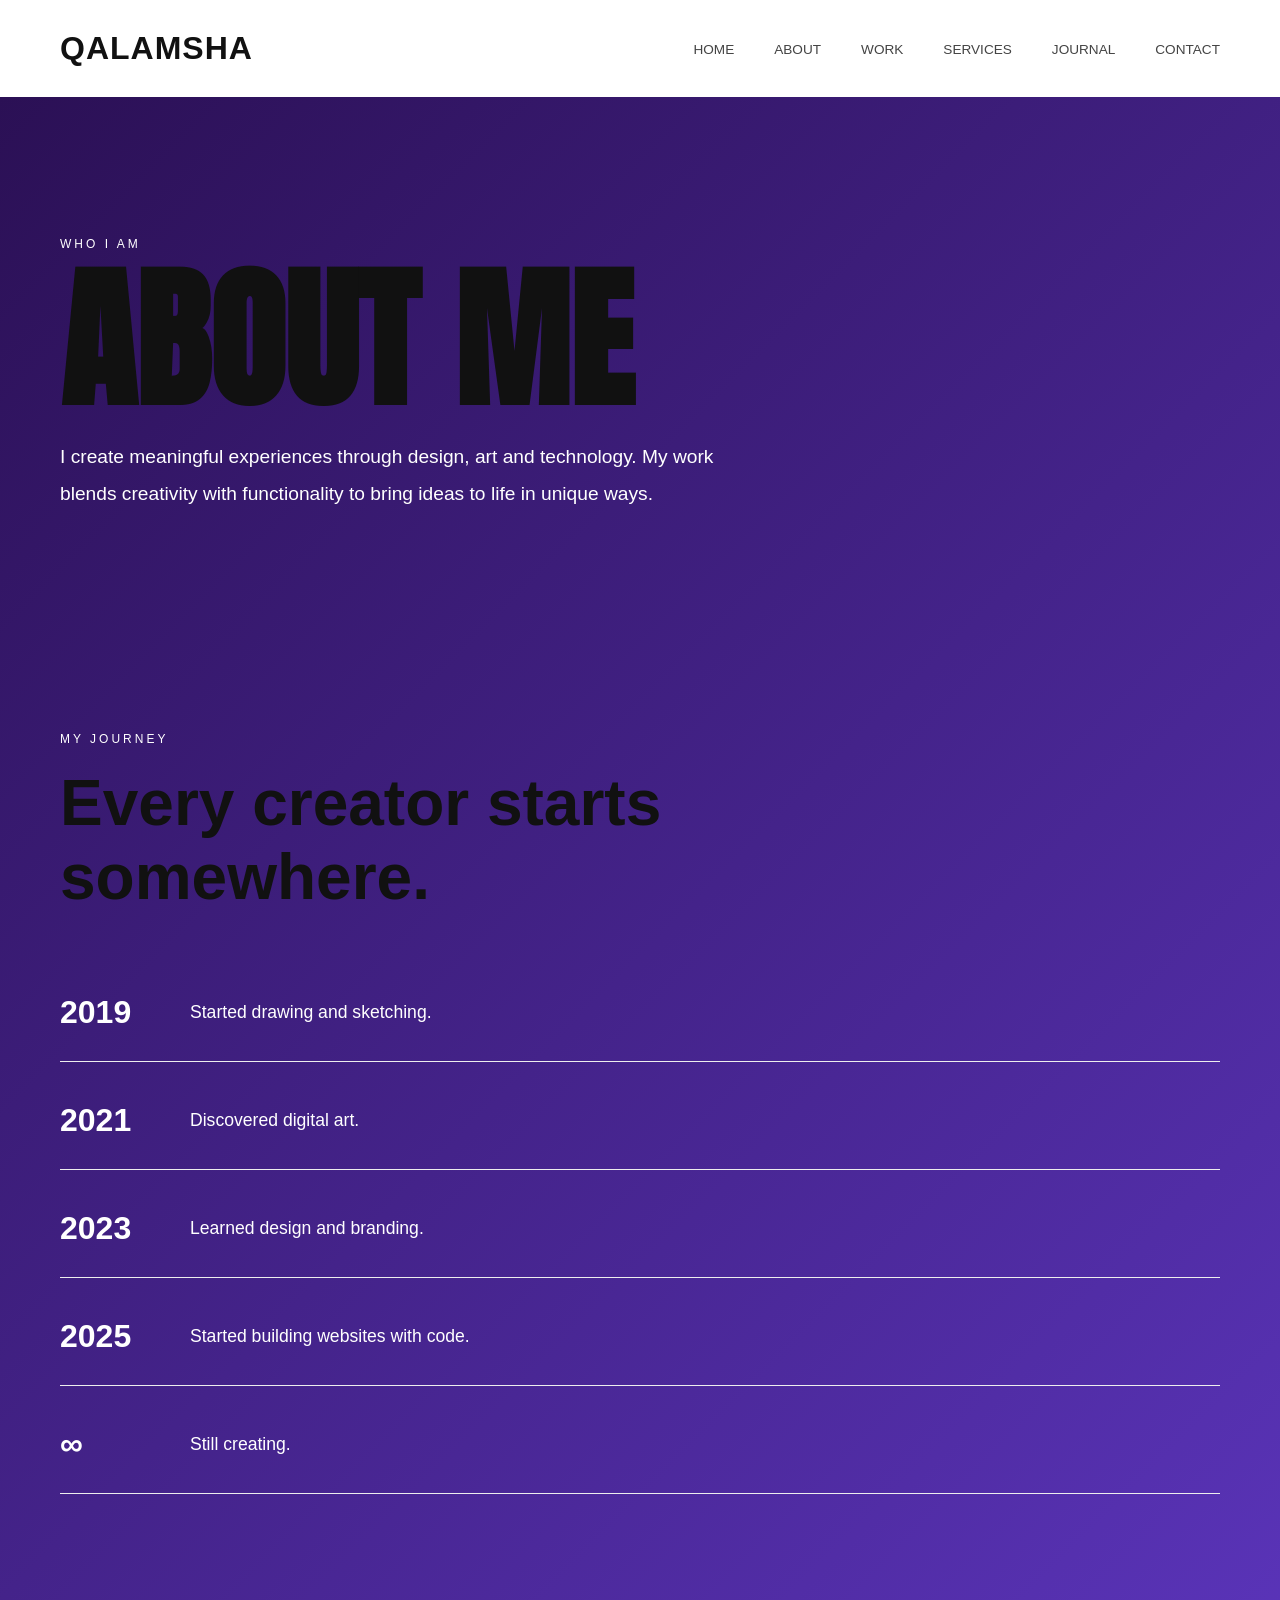
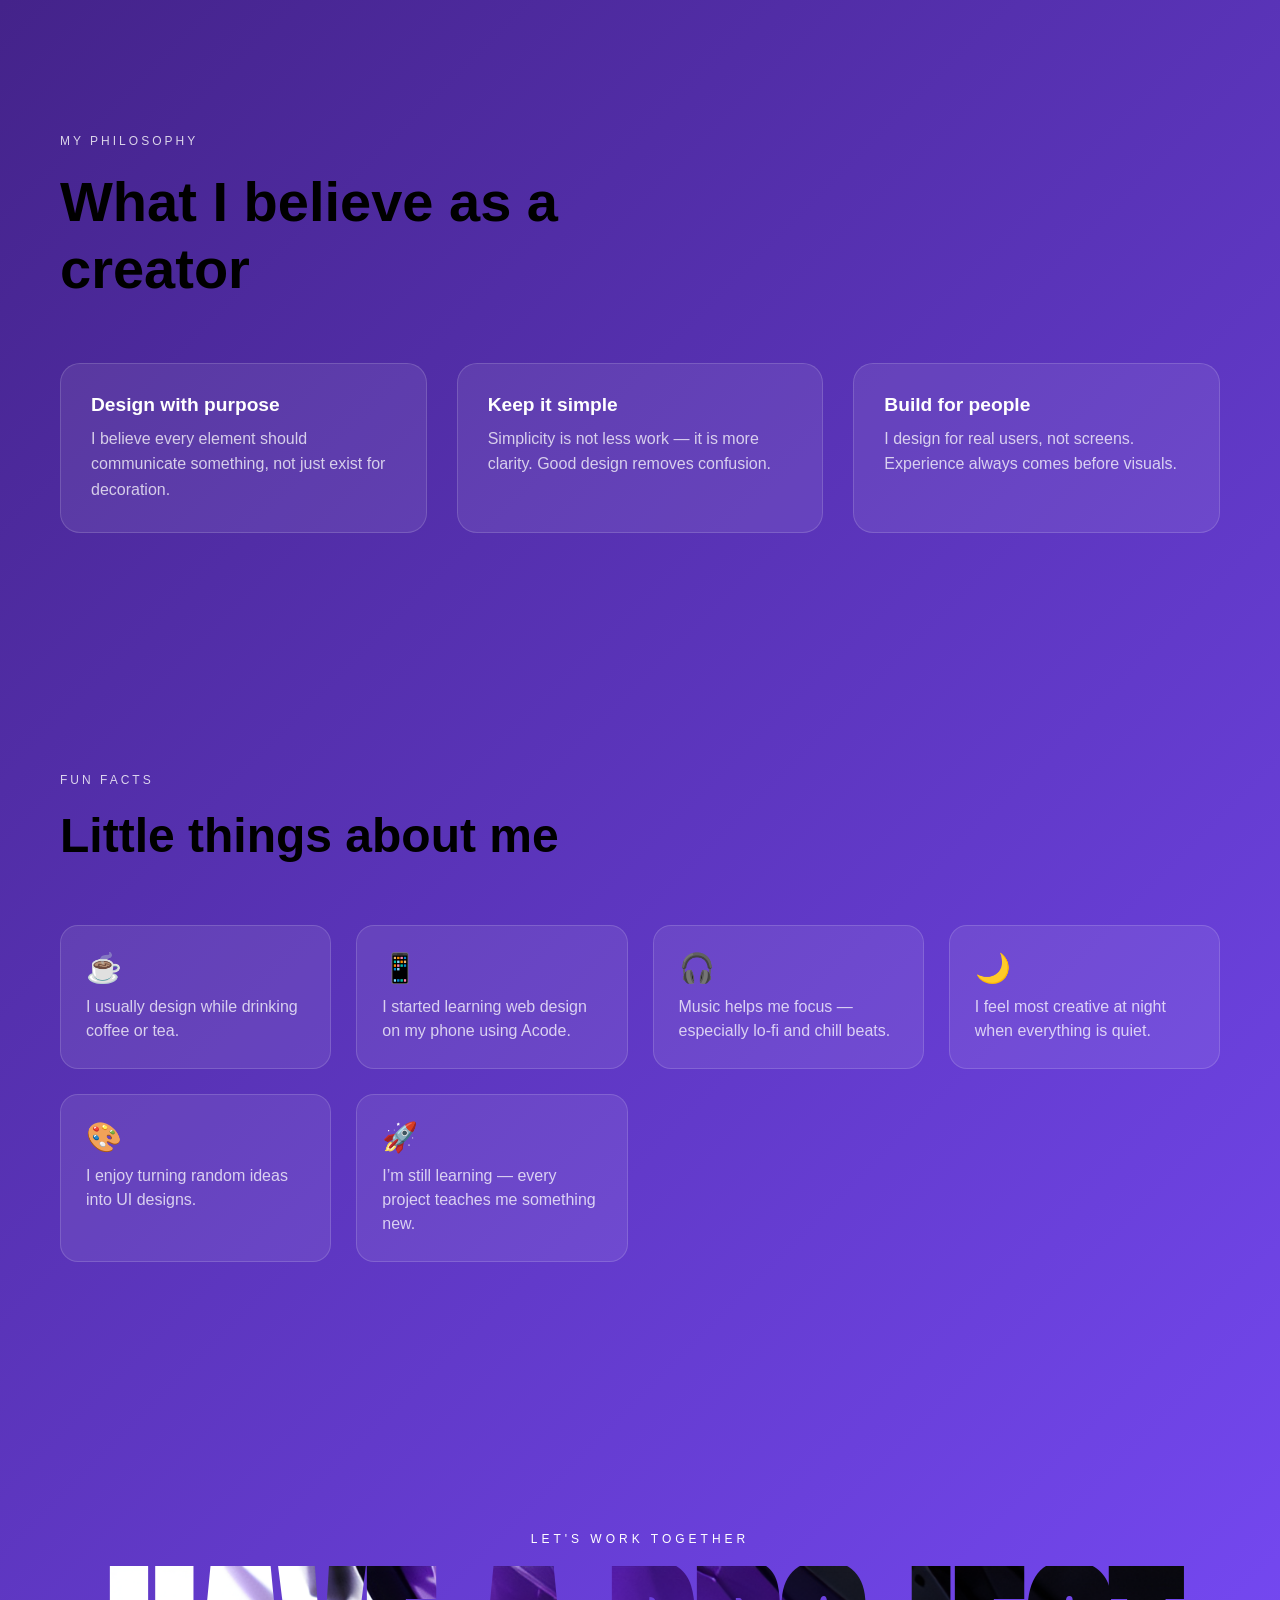
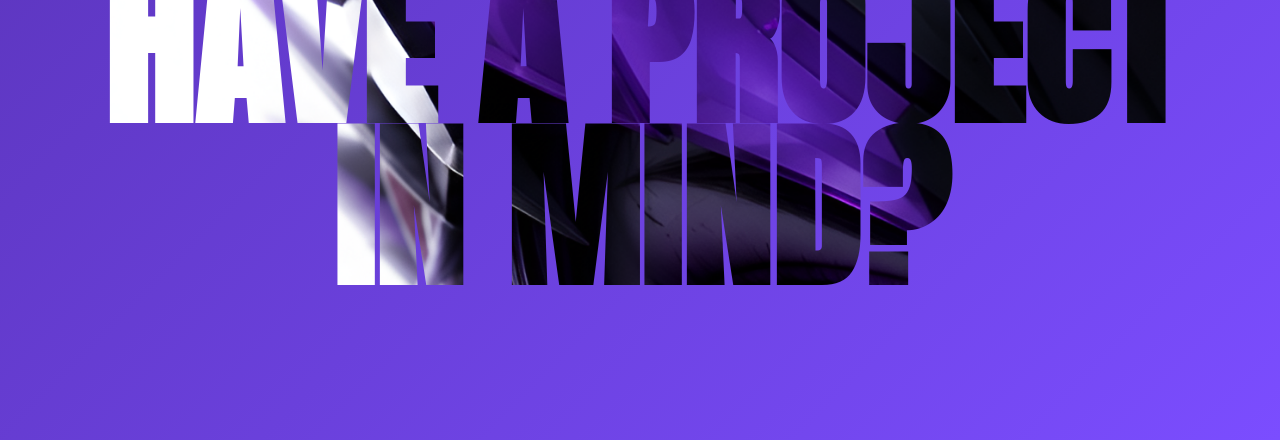
<file: about.html>
<!DOCTYPE html>
<html lang="en">

<head>

    <meta charset="UTF-8">

    <meta name="viewport" content="width=device-width, initial-scale=1.0">

    <title>About | Qalamsha</title>

    <link rel="stylesheet" href="style.css">
    
    <!-- Browser UI theme color -->
<meta name="theme-color" content="#7b4dff">

<!-- Android Chrome additional support -->
<meta name="msapplication-navbutton-color" content="#7b4dff">

<!-- iOS Safari status bar behavior -->
<meta name="apple-mobile-web-app-status-bar-style" content="black-translucent">

</head>

<body>
  
   <header class="navbar">

    <div class="logo">
        QALAMSHA
    </div>

    <nav>
        <ul class="nav-links">
            <li><a href="index.html">HOME</a></li>
            <li><a href="about.html">ABOUT</a></li>
            <li><a href="work.html">WORK</a></li>
            <li><a href="services.html">SERVICES</a></li>
            <li><a href="journal.html">JOURNAL</a></li>
            <li><a href="contact.html">CONTACT</a></li>
        </ul>
    </nav>

</header>
  
  <div class="about-background">

    <section class="about-hero">

    <p class="about-tag">
        WHO I AM
    </p>

    <h1 class="about-title">
        ABOUT ME
    </h1>

    <p class="about-description">

        I create meaningful experiences through
        design, art and technology. My work blends
        creativity with functionality to bring ideas
        to life in unique ways.

    </p>

</section>

<section class="story-section">

    <p class="story-tag">
        MY JOURNEY
    </p>

    <h2 class="story-title">
        Every creator starts somewhere.
    </h2>

    <div class="timeline">

        <div class="timeline-item">
            <span>2019</span>
            <p>Started drawing and sketching.</p>
        </div>

        <div class="timeline-item">
            <span>2021</span>
            <p>Discovered digital art.</p>
        </div>

        <div class="timeline-item">
            <span>2023</span>
            <p>Learned design and branding.</p>
        </div>

        <div class="timeline-item">
            <span>2025</span>
            <p>Started building websites with code.</p>
        </div>

        <div class="timeline-item">
            <span>∞</span>
            <p>Still creating.</p>
        </div>

    </div>

</section>

<section class="philosophy-section">

    <p class="philosophy-tag">MY PHILOSOPHY</p>

    <h2 class="philosophy-title">
        What I believe as a creator
    </h2>

    <div class="philosophy-grid">

        <div class="philosophy-card">
            <h3>Design with purpose</h3>
            <p>I believe every element should communicate something, not just exist for decoration.</p>
        </div>

        <div class="philosophy-card">
            <h3>Keep it simple</h3>
            <p>Simplicity is not less work — it is more clarity. Good design removes confusion.</p>
        </div>

        <div class="philosophy-card">
            <h3>Build for people</h3>
            <p>I design for real users, not screens. Experience always comes before visuals.</p>
        </div>

    </div>

</section>

<section class="fun-facts-section">

    <p class="fun-facts-tag">FUN FACTS</p>

    <h2 class="fun-facts-title">
        Little things about me
    </h2>

    <div class="fun-facts-grid">

        <div class="fun-fact-card">
            <span>☕</span>
            <p>I usually design while drinking coffee or tea.</p>
        </div>

        <div class="fun-fact-card">
            <span>📱</span>
            <p>I started learning web design on my phone using Acode.</p>
        </div>

        <div class="fun-fact-card">
            <span>🎧</span>
            <p>Music helps me focus — especially lo-fi and chill beats.</p>
        </div>

        <div class="fun-fact-card">
            <span>🌙</span>
            <p>I feel most creative at night when everything is quiet.</p>
        </div>

        <div class="fun-fact-card">
            <span>🎨</span>
            <p>I enjoy turning random ideas into UI designs.</p>
        </div>

        <div class="fun-fact-card">
            <span>🚀</span>
            <p>I’m still learning — every project teaches me something new.</p>
        </div>

    </div>

</section>

<section class="project-cta">

    <p class="cta-tag">LET'S WORK TOGETHER</p>

    <a href="contact.html" class="cta-link">

        <h2 class="cta-title">
            HAVE A PROJECT IN MIND?
        </h2>

    </a>

</section>

</div>

</body>
</html>
</file>
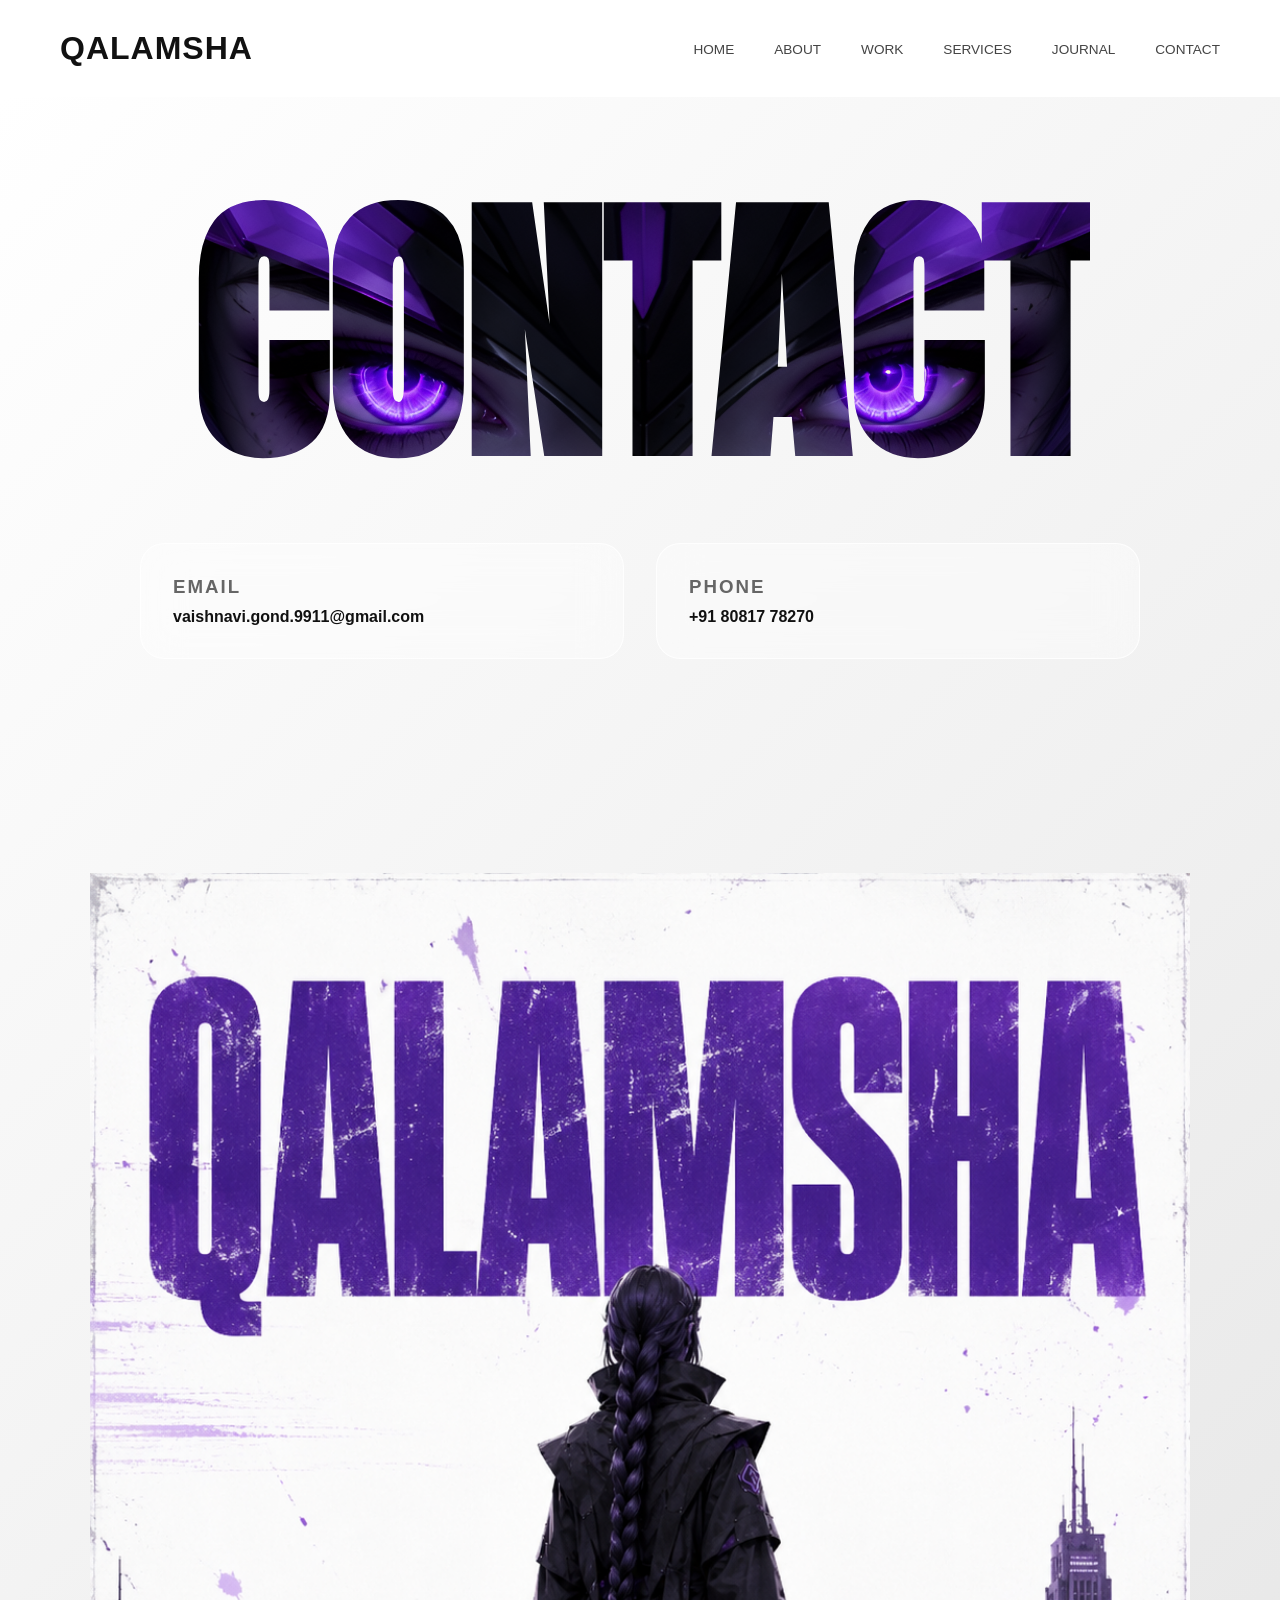
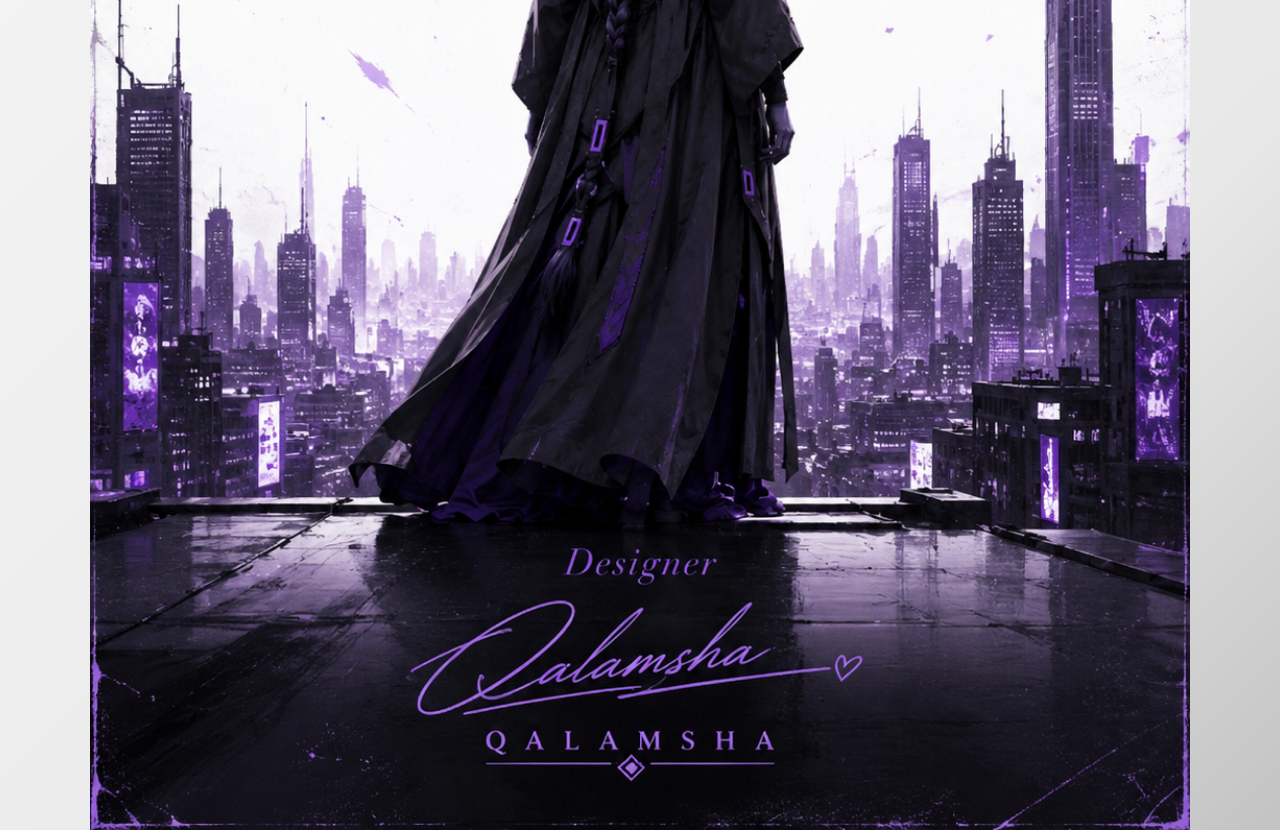
<file: contact.html>
<!DOCTYPE html>
<html lang="en">

<head>

    <meta charset="UTF-8">

    <meta name="viewport" content="width=device-width, initial-scale=1.0">

    <title>Contact | Qalamsha</title>

    <link rel="stylesheet" href="style.css">
    
    <!-- Browser UI theme color -->
<meta name="theme-color" content="#7b4dff">

<!-- Android Chrome additional support -->
<meta name="msapplication-navbutton-color" content="#7b4dff">

<!-- iOS Safari status bar behavior -->
<meta name="apple-mobile-web-app-status-bar-style" content="black-translucent">

</head>

<body>

<header class="navbar">

    <div class="logo">
        QALAMSHA
    </div>

    <nav>
        <ul class="nav-links">
            <li><a href="index.html">HOME</a></li>
            <li><a href="about.html">ABOUT</a></li>
            <li><a href="work.html">WORK</a></li>
            <li><a href="services.html">SERVICES</a></li>
            <li><a href="journal.html">JOURNAL</a></li>
            <li><a href="contact.html">CONTACT</a></li>
        </ul>
    </nav>

</header>

<section class="contact-page">

    <section class="contact-hero">

        <h1 class="contact-title">
            CONTACT
        </h1>

    </section>

    <section class="contact-details">

        <div class="contact-card">

            <h3>EMAIL</h3>

            <p>
             <a href="mailto:vaishnavi.gond.9911@gmail.com">
              vaishnavi.gond.9911@gmail.com
              </a>
            </p>

        </div>

        <div class="contact-card">

            <h3>PHONE</h3>

            <p>
              <a href="tel:+918081778270">
              +91 80817 78270
              </a>
            </p>

        </div>

    </section>

    <section class="contact-cta">

        <div class="contact-poster">

            <img src="6.png" alt="Poster">

        </div>

    </section>

</section>

</body>
</html>
</file>
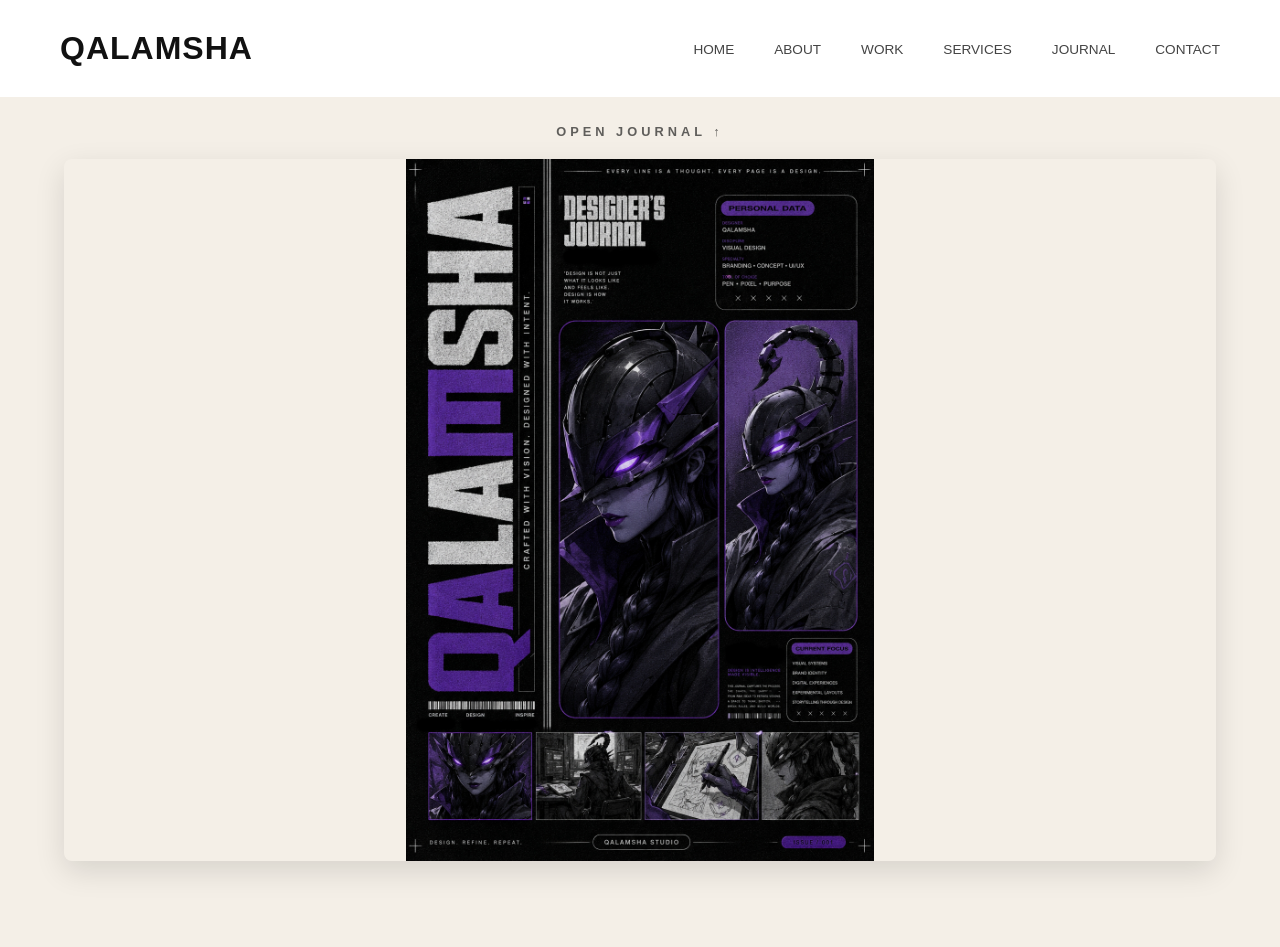
<file: journal.html>
<!DOCTYPE html>
<html lang="en">
<head>
    <meta charset="UTF-8">
    <meta name="viewport" content="width=device-width, initial-scale=1.0">
    <title>Journal</title>

    <link rel="stylesheet" href="style.css">
    
    <!-- Browser UI theme color -->
<meta name="theme-color" content="#7b4dff">

<!-- Android Chrome additional support -->
<meta name="msapplication-navbutton-color" content="#7b4dff">

<!-- iOS Safari status bar behavior -->
<meta name="apple-mobile-web-app-status-bar-style" content="black-translucent">
    
</head>

<body class="journal-body">

<!-- NAVBAR -->
<header class="navbar">

    <div class="logo">
        QALAMSHA
    </div>

    <nav>
        <ul class="nav-links">
            <li><a href="index.html">HOME</a></li>
            <li><a href="about.html">ABOUT</a></li>
            <li><a href="work.html">WORK</a></li>
            <li><a href="services.html">SERVICES</a></li>
            <li><a href="journal.html">JOURNAL</a></li>
            <li><a href="contact.html">CONTACT</a></li>
        </ul>
    </nav>

</header>

<!-- JOURNAL CONTAINER -->
<main class="journal">

    <!-- COVER -->
    <section class="page active cover">

    <p class="scroll-indicator">
        OPEN JOURNAL ↑
    </p>

    <img src="7.jpg" alt="Journal Cover">

    </section>

    <!-- LOCK PAGE -->
    <section class="page lock">
        <h2>🔒 ARCHIVE LOCKED</h2>
        <p>NEW ENTRIES WILL APPEAR HERE</p>
    </section>

    <!-- FINAL PAGE -->
    <section class="page final">
        <h1>I AM NOT DONE YET</h1>
    </section>

</main>

<script src="script.js"></script>
</body>
</html>
</file>
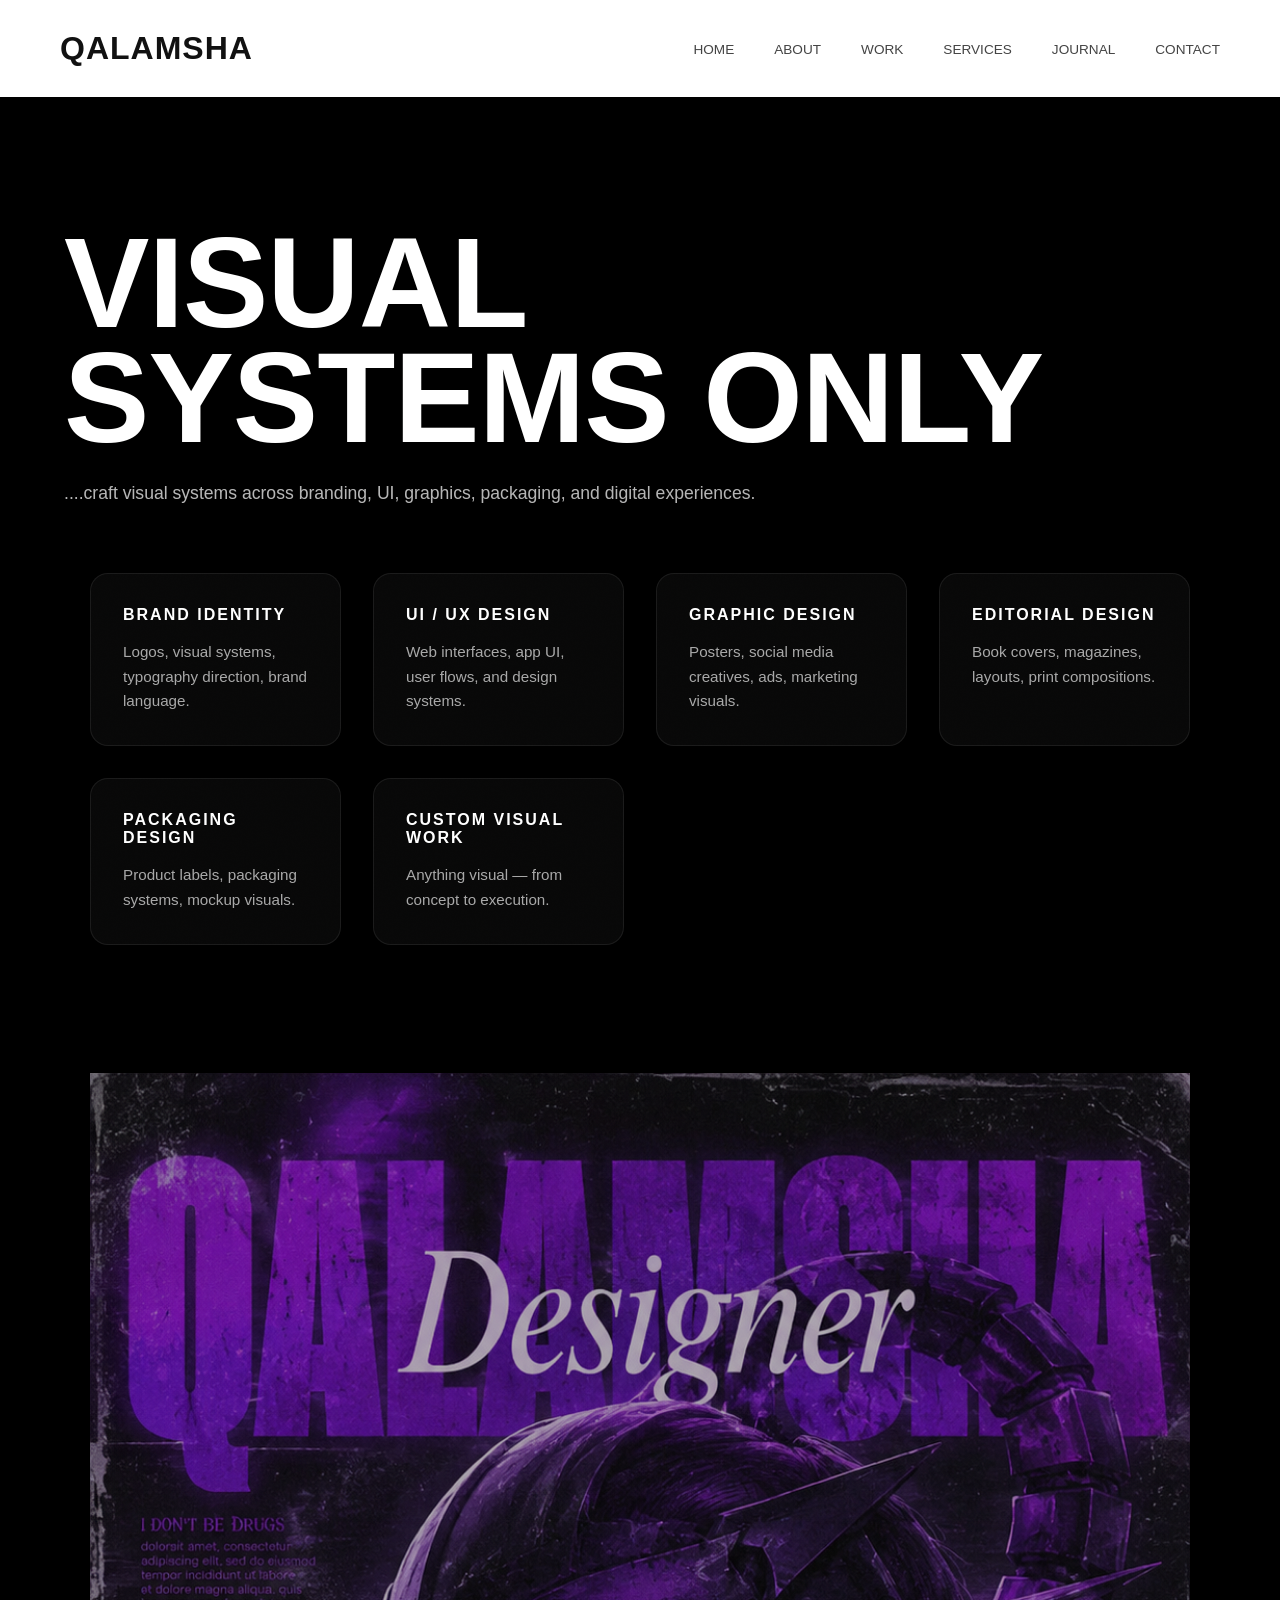
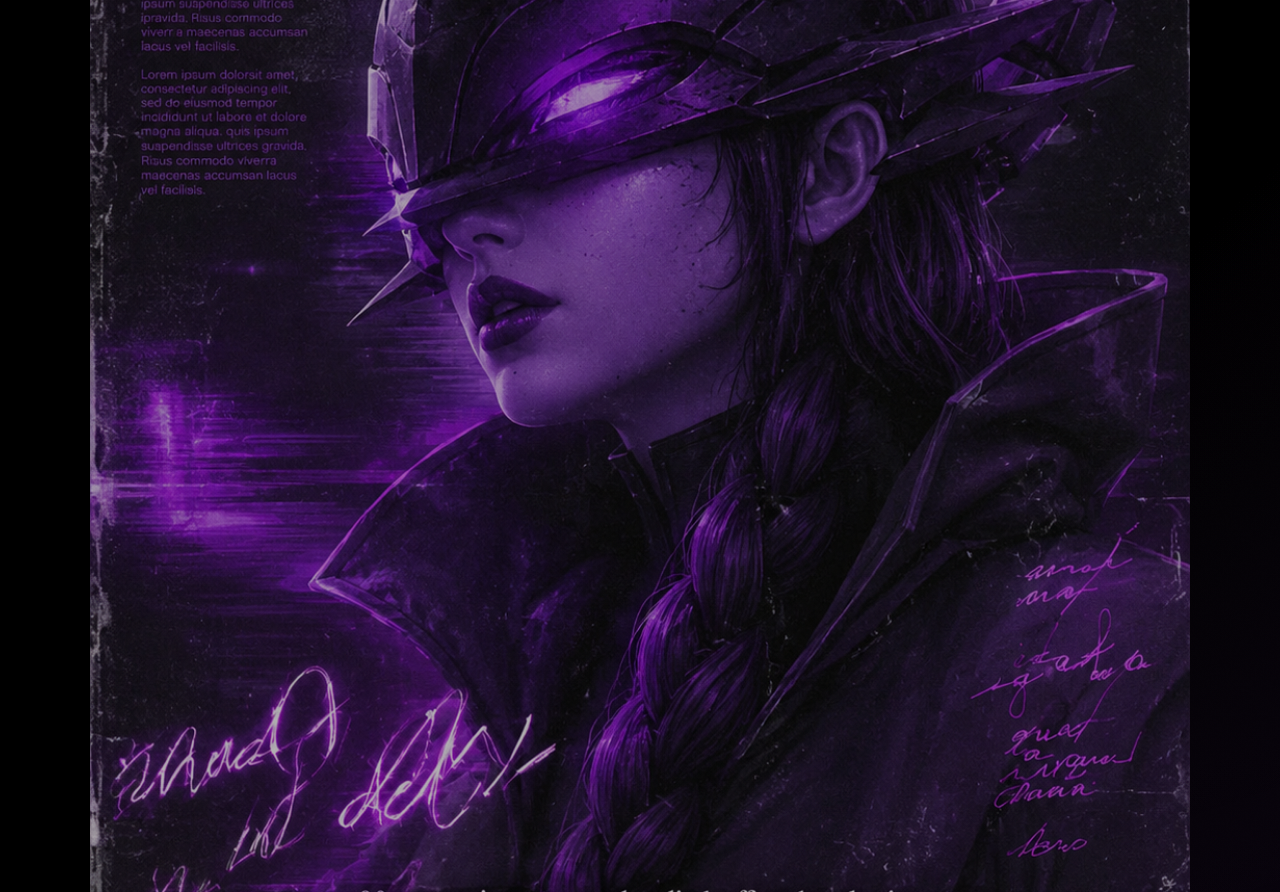
<file: services.html>
<!DOCTYPE html>
<html lang="en">

<head>
    <meta charset="UTF-8">
    <meta name="viewport" content="width=device-width, initial-scale=1.0">

    <title>Services | Qalamsha</title>

    <link rel="stylesheet" href="style.css">
    
    <!-- Browser UI theme color -->
<meta name="theme-color" content="#7b4dff">

<!-- Android Chrome additional support -->
<meta name="msapplication-navbutton-color" content="#7b4dff">

<!-- iOS Safari status bar behavior -->
<meta name="apple-mobile-web-app-status-bar-style" content="black-translucent">
    
</head>

<body>

<!-- NAVBAR -->
<header class="navbar">

    <div class="logo">QALAMSHA</div>

    <nav>
        <ul class="nav-links">
            <li><a href="index.html">HOME</a></li>
            <li><a href="about.html">ABOUT</a></li>
            <li><a href="work.html">WORK</a></li>
            <li><a href="services.html">SERVICES</a></li>
            <li><a href="journal.html">JOURNAL</a></li>
            <li><a href="contact.html">CONTACT</a></li>
        </ul>
    </nav>

</header>


<!-- PAGE -->
<section class="services-page">

    <!-- HERO -->
    <section class="services-hero">

        <h1>VISUAL<br>SYSTEMS ONLY</h1>

        <p>
            ....craft visual systems across branding, UI, graphics, packaging, and digital experiences.
        </p>

    </section>


    <!-- SERVICES GRID -->
    <section class="services-grid">

        <div class="service-card">
            <h2>BRAND IDENTITY</h2>
            <p>Logos, visual systems, typography direction, brand language.</p>
        </div>

        <div class="service-card">
            <h2>UI / UX DESIGN</h2>
            <p>Web interfaces, app UI, user flows, and design systems.</p>
        </div>

        <div class="service-card">
            <h2>GRAPHIC DESIGN</h2>
            <p>Posters, social media creatives, ads, marketing visuals.</p>
        </div>

        <div class="service-card">
            <h2>EDITORIAL DESIGN</h2>
            <p>Book covers, magazines, layouts, print compositions.</p>
        </div>

        <div class="service-card">
            <h2>PACKAGING DESIGN</h2>
            <p>Product labels, packaging systems, mockup visuals.</p>
        </div>

        <div class="service-card">
            <h2>CUSTOM VISUAL WORK</h2>
            <p>Anything visual — from concept to execution.</p>
        </div>

    </section>

<section class="services-cta">
    <div class="services-poster">
        <img src="5.png" alt="Services CTA Poster">
    </div>
</section>

</section>

</body>
</html>
</file>
<file: style.css>
/* Google Font Import */
@import url('https://fonts.googleapis.com/css2?family=Anton&display=swap');

/* Reset */

*{
    margin:0;
    padding:0;
    box-sizing:border-box;
}

/* Body */

body{
    font-family:'Inter',sans-serif;
    background:#ffffff;
    color:#111111;
    overflow-x:hidden;
}

/* Images */

img{
    max-width:100%;
    display:block;
}

/* Links */

a{
    text-decoration:none;
    color:inherit;
}

/* Lists */

ul{
    list-style:none;
}

/* Buttons */

button{
    border:none;
    background:none;
    cursor:pointer;
}

/* =========================
   NAVBAR
========================= */

.navbar{
    width:100%;
    padding:30px 60px;

    display:flex;
    justify-content:space-between;
    align-items:center;

    background:#fff;
}

.logo{
    font-size:2rem;
    font-weight:800;
    letter-spacing:1px;
}

.nav-links{
    display:flex;
    gap:40px;
}

.nav-links a{
    font-size:0.85rem;
    font-weight:500;
    color:#444;
    transition:0.3s;
}

.nav-links a:hover{
    color:#7b4dff;
}

.nav-icons{
    display:flex;
    gap:15px;
}

.arrow-btn,
.menu-btn{
    width:50px;
    height:50px;

    border:1px solid #d8d8d8;
    border-radius:50%;

    font-size:1.2rem;

    display:flex;
    align-items:center;
    justify-content:center;

    transition:0.3s;
}

.arrow-btn:hover,
.menu-btn:hover{
    background:#7b4dff;
    color:white;
}

/* =========================
   PORTFOLIO SECTION
========================= */

@import url('https://fonts.googleapis.com/css2?family=Anton&display=swap');

.portfolio-section{

    width:100%;
    height:450px;

    display:flex;
    justify-content:center;
    align-items:center;

    background:white;
    overflow:hidden;
}

.portfolio-text{

    font-family:'Anton',sans-serif;

    font-size:24vw;
    line-height:1;

    text-transform:uppercase;

    background-image:url("eye.png");

    background-size:180% auto;

    background-position:center center;

    background-repeat:no-repeat;

    color:transparent;

    -webkit-background-clip:text;
    background-clip:text;
}

.portfolio-text{

    animation: portfolioReveal 1.4s ease-out forwards;
}

@keyframes portfolioReveal{

    from{
        opacity:0;
        transform:translateY(120px);
    }

    to{
        opacity:1;
        transform:translateY(0);
    }
}

/* =========================
   QALAMSHA HERO
========================= */

.qalamsha-hero{

    width:100%;
    min-height:850px;

    display:flex;
    justify-content:space-between;
    align-items:center;

    padding:60px;

    background:#fff;

    overflow:hidden;

    position:relative;
    
    animation: heroReveal 1.4s ease-out forwards;
}

.hero-left{
    width:55%;
    position:relative;
    z-index:2;
}

.hero-tag{

    font-size:12px;
    letter-spacing:3px;

    margin-bottom:20px;

    color:#444;
}

.hero-title{

    font-family:'Anton',sans-serif;

    font-size:15vw;

    line-height:.9;

    color:#111;

    margin-bottom:30px;
}

.hero-description{

    max-width:350px;

    color:#666;

    line-height:1.8;

    margin-bottom:40px;
}

.hero-btn,
.footer-btn{
    display:inline-block;
}

.hero-btn{

    padding:18px 40px;

    border:1px solid #ddd;

    background:white;

    font-weight:600;

    transition:.3s;
}

.hero-btn:hover{

    background:#7b4dff;
    color:white;
}

.hero-right{

    width:45%;

    position:relative;

    display:flex;
    justify-content:center;
    align-items:center;
}

.purple-circle{
    position:absolute;

    width:420px;
    height:420px;

    border-radius:50%;

    background:#8b5cf6;

    opacity:.18;

    left:-80px;

    z-index:1;
}

.hero-character{
    width:min(400px, 90vw);

    max-width:none;

    position:relative;
    
    right:3px;

    z-index:3;
}

/* RIGHT SIDEBAR */

.hero-sidebar{

    width:180px;
    flex-shrink:0;
    
    position:relative;
    right:45px;

    display:flex;
    flex-direction:column;
    justify-content:center;
    align-items:flex-start;

    gap:40px;

    margin-left:20px;
}

.sidebar-block span{

    font-size:11px;
    letter-spacing:2px;

    color:#888;
}

.sidebar-block h4{

    margin-top:8px;

    font-size:15px;
    font-weight:600;

    line-height:1.8;

    color:#111;
}

.sidebar-dot{

    width:8px;
    height:8px;

    border-radius:50%;

    background:#7b4dff;
}

.sidebar-graph{

    display:flex;
    align-items:flex-end;

    gap:6px;

    margin-top:20px;
}

.sidebar-graph span{

    width:8px;

    background:#7b4dff;

    border-radius:4px;
}

.sidebar-graph span:nth-child(1){
    height:12px;
}

.sidebar-graph span:nth-child(2){
    height:22px;
}

.sidebar-graph span:nth-child(3){
    height:34px;
}

.sidebar-graph span:nth-child(4){
    height:50px;
}

.hero-character{
    animation: floatCharacter 4s ease-in-out infinite;
}

@keyframes floatCharacter{

    0%{
        transform:translateY(0px);
    }

    50%{
        transform:translateY(-15px);
    }

    100%{
        transform:translateY(0px);
    }
}

@keyframes heroReveal{

    from{
        opacity:0;
        transform:translateY(100px);
    }

    to{
        opacity:1;
        transform:translateY(0);
    }
}

/* =========================
   MARQUEE
========================= */

.marquee-section{

    width:100%;

    padding:40px 0;

    overflow:hidden;

    background:white;
    
    margin-top:-70px;
    
    animation: marqueeReveal 1.2s ease-out forwards;
}

.marquee{

    display:flex;

    width:max-content;

    animation: marqueeMove 18s linear infinite;
}

.marquee span{

    font-family:'Inter',sans-serif;

    font-size:3rem;

    font-weight:800;

    letter-spacing:1px;

    white-space:nowrap;

    color:black;

    padding-right:80px;
}

@keyframes marqueeMove{

    from{
        transform:translateX(0);
    }

    to{
        transform:translateX(-50%);
    }
}

/* =========================
   SKILLS SECTION
========================= */

.skills-section{

    width:100%;
    padding:80px 60px;
    background:white;

    position:relative;
    z-index:1;
    
    animation: skillsReveal 1.5s ease-out forwards;
}

.section-label{

    text-align:center;

    font-size:12px;

    letter-spacing:3px;

    color:#7b4dff;

    margin-bottom:15px;
}

.skills-heading{

    text-align:center;

    font-size:3rem;

    font-weight:800;

    margin-bottom:50px;

    color:#111;
}

.skills-grid{

    display:flex;

    flex-wrap:wrap;

    gap:20px;

    justify-content:center;
}

.skill-card{

    padding:22px 36px;

    border:1px solid #e5e5e5;

    border-radius:50px;

    font-family:'Inter',sans-serif;

    font-size:16px;

    font-weight:700;

    letter-spacing:1px;

    background:white;

    transition:.3s;
}

.skill-card:hover{

    background:#7b4dff;

    color:white;

    transform:translateY(-5px);
}

@keyframes marqueeReveal{

    from{
        opacity:0;
        transform:translateY(80px);
    }

    to{
        opacity:1;
        transform:translateY(0);
    }
}

@keyframes skillsReveal{

    from{
        opacity:0;
        transform:translateY(100px);
    }

    to{
        opacity:1;
        transform:translateY(0);
    }
}

/* =========================
   POSTERS
========================= */

.poster-section{

    width:100%;
    padding:80px 0;
    position:relative;
}

.poster-card{

    position:sticky;
    top:0;

    height:100vh;

    display:flex;
    justify-content:center;
    align-items:center;

    margin-bottom:0;
}

.poster-card img{

    width:90%;
    max-width:1400px;
    max-height:90vh;

    object-fit:contain;

    border-radius:25px;

    transition:.5s;
}

/* =========================
   FOOTER
========================= */

.footer{

    padding:100px 60px 40px;
    background:white;

    position:relative;
}

.footer-top{

    display:flex;

    justify-content:space-between;

    align-items:center;

    margin-bottom:100px;
}

.footer-title{

    font-size:5rem;

    line-height:1;

    font-weight:800;

    color:#111;
}

.footer-btn{

    padding:22px 45px;

    border-radius:50px;

    border:1px solid #ddd;

    background:white;

    font-weight:700;

    transition:.3s;
}

.footer-btn:hover{

    background:#7b4dff;

    color:white;
}

.footer-bottom{

    display:flex;

    justify-content:space-between;

    align-items:flex-start;

    margin-bottom:50px;
}

.footer-info{

    display:flex;

    gap:80px;
}

.footer-info span{

    font-size:12px;

    letter-spacing:2px;

    color:#888;
}

.footer-info p{

    margin-top:10px;

    font-weight:600;
}

.footer-social a{

    font-weight:700;

    transition:.3s;
}

.footer-social a:hover{

    color:#7b4dff;
}

.footer-copy{

    border-top:1px solid #eee;

    padding-top:30px;

    color:#888;

    font-size:14px;
}

/* =========================
   ABOUT HERO
========================= */

.about-hero{

    position:relative;

    width:100%;

    min-height:auto;

    padding:140px 60px 100px;

    background:transparent;

    overflow:hidden;
    
    animation:aboutReveal 1.4s ease-out forwards;
}



.about-tag{

    font-size:12px;

    letter-spacing:3px;

    color:white;

    margin-bottom:20px;
}

.about-title{

    font-family:'Anton',sans-serif;

    font-size:12vw;

    line-height:.9;

    margin-bottom:30px;
}

.about-description{

    max-width:700px;

    font-size:1.2rem;

    line-height:1.9;

    color:white;
}

.about-background{

    position:relative;

    min-height:100vh;

    background:white;

    overflow:hidden;
}

@keyframes aboutReveal{

    from{
        opacity:0;
        transform:translateY(100px);
    }

    to{
        opacity:1;
        transform:translateY(0);
    }
}

/* =========================
   MY STORY
========================= */

.story-section{

    padding:120px 60px;

    background:transparent;
    
    position:relative;
    z-index:2;
    
    animation:storyReveal 1.4s ease-out forwards;
}

.story-tag{

    color:white;

    font-size:12px;

    letter-spacing:3px;

    margin-bottom:20px;
}

.story-title{

    font-size:4rem;

    font-weight:800;

    margin-bottom:80px;

    max-width:700px;
}

.timeline{

    display:flex;

    flex-direction:column;

    gap:40px;
}

.timeline-item{

    display:flex;

    align-items:center;

    gap:50px;

    padding-bottom:30px;

    border-bottom:1px solid #eee;
}

.timeline-item span{

    min-width:80px;

    font-size:2rem;

    font-weight:800;

    color:white;
}

.timeline-item p{

    font-size:1.1rem;

    color:white;
}

.about-background{
    position: relative;
    min-height: 100vh;

    background: linear-gradient(
        135deg,
        #2b1055,
        #7b4dff,
        #a855f7,
        #3b0764
    );

    background-size: 300% 300%;
    animation: gradientMove 10s ease infinite;

    overflow: hidden;
}

@keyframes gradientMove{
    0%{
        background-position: 0% 50%;
    }
    50%{
        background-position: 100% 50%;
    }
    100%{
        background-position: 0% 50%;
    }
}

@keyframes storyReveal{

    from{
        opacity:0;
        transform:translateY(100px);
    }

    to{
        opacity:1;
        transform:translateY(0);
    }
}

/* =========================
   PHILOSOPHY SECTION
========================= */

.philosophy-section{
    padding:120px 60px;
    position:relative;
    z-index:2;
    animation:philosophyReveal 1.4s ease-out forwards;
}

.philosophy-tag{
    color:#ffffff;
    opacity:0.8;
    font-size:12px;
    letter-spacing:3px;
    margin-bottom:20px;
}

.philosophy-title{
    font-size:3.5rem;
    font-weight:800;
    color:black;
    max-width:700px;
    margin-bottom:60px;
    line-height:1.2;
}

/* GRID */
.philosophy-grid{
    display:grid;
    grid-template-columns:repeat(auto-fit, minmax(250px, 1fr));
    gap:30px;
}

/* CARDS */
.philosophy-card{
    background:rgba(255,255,255,0.08);
    border:1px solid rgba(255,255,255,0.15);
    padding:30px;
    border-radius:20px;

    backdrop-filter: blur(12px);
    -webkit-backdrop-filter: blur(12px);

    transition:0.3s ease;
}

.philosophy-card:hover{
    transform:translateY(-8px);
    background:rgba(255,255,255,0.12);
}

.philosophy-card h3{
    color:white;
    margin-bottom:10px;
    font-size:1.2rem;
}

.philosophy-card p{
    color:rgba(255,255,255,0.75);
    line-height:1.6;
}

@keyframes philosophyReveal{

    from{
        opacity:0;
        transform:translateY(100px);
    }

    to{
        opacity:1;
        transform:translateY(0);
    }
}

/* =========================
   FUN FACTS SECTION
========================= */

.fun-facts-section{
    padding:120px 60px;
    position:relative;
    z-index:2;
    animation:fun-factsReveal 1.4s ease-out forwards;
}

.fun-facts-tag{
    color:#ffffff;
    opacity:0.8;
    font-size:12px;
    letter-spacing:3px;
    margin-bottom:20px;
}

.fun-facts-title{
    font-size:3rem;
    font-weight:800;
    color:black;
    max-width:700px;
    margin-bottom:60px;
    line-height:1.2;
}

/* GRID */
.fun-facts-grid{
    display:grid;
    grid-template-columns:repeat(auto-fit, minmax(220px, 1fr));
    gap:25px;
}

/* CARD */
.fun-fact-card{
    background:rgba(255,255,255,0.08);
    border:1px solid rgba(255,255,255,0.15);
    border-radius:18px;
    padding:25px;

    backdrop-filter: blur(12px);
    -webkit-backdrop-filter: blur(12px);

    transition:0.3s ease;
}

.fun-fact-card:hover{
    transform:translateY(-6px);
    background:rgba(255,255,255,0.12);
}

.fun-fact-card span{
    font-size:1.8rem;
    display:block;
    margin-bottom:10px;
}

.fun-fact-card p{
    color:rgba(255,255,255,0.75);
    line-height:1.5;
}

@keyframes fun-factsReveal{

    from{
        opacity:0;
        transform:translateY(100px);
    }

    to{
        opacity:1;
        transform:translateY(0);
    }
}


.project-cta{
    padding:150px 30px;
    text-align:center;
}

.cta-tag{
    color:white;
    letter-spacing:4px;
    font-size:12px;
    margin-bottom:20px;
}

.cta-title{
    font-family:'Anton',sans-serif;
    font-size:clamp(60px,15vw,180px);
    line-height:0.9;
    margin:0;

    background:url("eye.png");
    background-size:200% auto;

    -webkit-background-clip:text;
    -webkit-text-fill-color:transparent;

    background-clip:text;
    color:transparent;

    animation:textImageMove 15s linear infinite;
}

.cta-link{
    text-decoration:none;
    display:inline-block;
}

@keyframes textImageMove{

    0%{
        background-position:0% 50%;
    }

    50%{
        background-position:100% 50%;
    }

    100%{
        background-position:0% 50%;
    }

}

/* ==========================
   WORK PAGE
========================== */

.work-page{
    min-height:100vh;

    background: linear-gradient(
        -45deg,
        #000000,
        #000000,
        #a855f7,
        #000000,
        #000000
    );

    background-size:400% 400%;

    animation: workGradient 15s ease infinite;

    color:white;
}

@keyframes workGradient{

    0%{
        background-position:0% 50%;
    }

    50%{
        background-position:100% 50%;
    }

    100%{
        background-position:0% 50%;
    }

}

/* WORK HERO */

.work-hero{
    width: 90%;
    margin: 0 auto;
    padding-top: 8rem;
    padding-bottom: 5rem;
}

.work-hero h1{
    font-size: clamp(4rem, 10vw, 9rem);
    font-weight: 900;
    line-height: 0.9;
    color: white;
    margin-bottom: 1.5rem;
}

.work-hero p{
    max-width: 700px;
    font-size: 1.1rem;
    line-height: 1.8;
    color: rgba(255,255,255,0.7);
}

.projects-section{
    width:90%;
    max-width:1000px;

    margin:0 auto;

    display:flex;
    flex-direction:column;

    gap:3rem;

    padding-bottom:8rem;
}

.project-card{
    width:100%;
    height:560px;

    overflow:hidden;

    background:rgba(255,255,255,0.04);

    border:1px solid rgba(255,255,255,0.08);

    border-radius:24px;

    backdrop-filter:blur(10px);
}

.card-header{
    padding:1.5rem;
}

.card-header h2{
    color:white;
    font-size:1rem;
    letter-spacing:2px;
}

.project-card iframe{
    width:1920px;
    height:1080px;

    border:none;

    transform:scale(0.42);

    transform-origin:top left;
}

.lock-card{
    min-height:250px;

    display:flex;
    justify-content:center;
    align-items:center;
}

.lock-content{
    text-align:center;
}

.lock-content span{
    font-size:4rem;
}

.lock-content h2{
    margin-top:1rem;
    color:white;
}

.lock-content p{
    margin-top:.5rem;
    color:rgba(255,255,255,.6);
}

@media(max-width:900px){

    .projects-section{
        flex-direction:column;
    }

}

/* ==========================
   FINAL CTA
========================== */

.final-cta{

    min-height:100vh;

    display:flex;
    flex-direction:column;

    justify-content:center;
    align-items:center;

    padding:8rem 5%;

    text-align:center;
}

.final-cta h2{

    font-size:clamp(5rem,18vw,16rem);

    line-height:.85;

    font-weight:900;

    text-transform:uppercase;

    background-image:url("4.png");

    background-size:cover;

    background-position:center;

    -webkit-background-clip:text;
    background-clip:text;

    color:transparent;

    animation:zoomImage 12s ease-in-out infinite;
}

@keyframes zoomImage{

    0%,100%{
        background-size:100%;
    }

    50%{
        background-size:140%;
    }
    
}
    
/* ==========================
   SERVICES PAGE - FUTURISTIC
========================== */

.services-page{

    min-height:100vh;
    position: relative;

    color:white;

    background: linear-gradient(
        -45deg,
        #000000,
        #1e0a2e,
        #4d4d4d,
        #1e0a2e,
        #000000,
        #000000
    );

    background-size:400% 400%;

    animation: glassFlow 14s ease infinite;
}

@keyframes glassFlow{

    0%{
        background-position:0% 50%;
    }

    50%{
        background-position:100% 50%;
    }

    100%{
        background-position:0% 50%;
    }
}

.services-page::before{

    content:"";

    position:absolute;
    top:0;
    left:0;

    width:100%;
    height:100%;

    background: radial-gradient(
        circle at 20% 20%,
        rgba(255,255,255,0.06),
        transparent 40%
    ),
    radial-gradient(
        circle at 80% 70%,
        rgba(255,255,255,0.04),
        transparent 45%
    );

    pointer-events:none;

    mix-blend-mode:overlay;
}

.services-page::after{

    content:"";
    position:absolute;
    inset:0;

    pointer-events:none;

    background-image:url("data:image/svg+xml,%3Csvg xmlns='http://www.w3.org/2000/svg' width='150' height='150'%3E%3Cfilter id='n'%3E%3CfeTurbulence type='fractalNoise' baseFrequency='.8'/%3E%3C/filter%3E%3Crect width='150' height='150' filter='url(%23n)' opacity='.3'/%3E%3C/svg%3E");

    opacity:0.06;

    mix-blend-mode:overlay;
}

.services-hero{

    width:90%;
    margin:0 auto;

    padding:8rem 0 4rem;
}

.services-hero h1{

    font-size:clamp(3.5rem,10vw,8rem);
    font-weight:900;
    line-height:0.9;

    letter-spacing:-1px;
}

.services-hero p{

    margin-top:1.5rem;

    max-width:700px;

    font-size:1.1rem;
    line-height:1.7;

    color:rgba(255,255,255,0.7);
}

.services-grid{

    width:90%;
    max-width:1100px;

    margin:0 auto;

    display:grid;

    grid-template-columns:repeat(auto-fit, minmax(240px, 1fr));

    gap:2rem;

    padding-bottom:8rem;
}

.service-card{

    padding:2rem;

    border-radius:18px;

    background:rgba(255,255,255,0.03);

    border:1px solid rgba(255,255,255,0.08);

    backdrop-filter:blur(12px);

    transition:0.35s ease;

    position:relative;
    overflow:hidden;
}

/* subtle glow hover */
.service-card:hover{

    transform:translateY(-8px);

    border-color:rgba(255,255,255,0.2);
}

/* soft light sweep effect */
.service-card::before{

    content:"";

    position:absolute;

    width:200%;
    height:200%;

    top:-50%;
    left:-50%;

    background:radial-gradient(
        circle,
        rgba(255,255,255,0.08),
        transparent 60%
    );

    opacity:0;

    transition:0.4s;
}

.service-card:hover::before{
    opacity:1;
}

.service-card h2{

    font-size:1rem;
    letter-spacing:2px;

    margin-bottom:1rem;
}

.service-card p{

    font-size:0.95rem;
    line-height:1.6;

    color:rgba(255,255,255,0.65);
}

.services-cta{

    min-height:100vh;

    display:flex;
    justify-content:center;
    align-items:center;

    overflow:hidden;
}

.services-poster{

    width:100%;
    height:100%;

    display:flex;
    justify-content:center;
    align-items:center;
}

.services-poster img{

    width:95%;
    max-width:1100px;

    opacity:0.7;

    animation:breathePoster 6s ease-in-out infinite;
}

@keyframes breathePoster{

    0%{
        transform:scale(0.98) translateY(0px);
        opacity:0.55;
        filter:blur(1.5px);
    }

    25%{
        transform:scale(1.02) translateY(-6px);
        opacity:0.85;
        filter:blur(0px);
    }

    50%{
        transform:scale(1.05) translateY(0px);
        opacity:1;
        filter:blur(0px);
    }

    75%{
        transform:scale(1.02) translateY(6px);
        opacity:0.8;
        filter:blur(0.5px);
    }

    100%{
        transform:scale(0.98) translateY(0px);
        opacity:0.55;
        filter:blur(1.5px);
    }
}

/* ==========================
   CONTACT PAGE
========================== */

.contact-page{

    min-height:100vh;

    background:linear-gradient(
        -45deg,
        #ffffff,
        #f5f5f5,
        #ececec,
        #525252,
        #e8e8e8,
        #ffffff
    );

    background-size:400% 400%;

    animation:contactFlow 14s ease infinite;

    overflow:hidden;
}

@keyframes contactFlow{

    0%{
        background-position:0% 50%;
    }

    50%{
        background-position:100% 50%;
    }

    100%{
        background-position:0% 50%;
    }
}

/* CONTACT HERO */

.contact-hero{

    width:100%;

    padding-top:100px;

    display:flex;
    justify-content:center;
    align-items:center;
}

.contact-title{

    font-family:'Anton',sans-serif;

    font-size:22vw;

    line-height:1;

    background-image:url("eye.png");

    background-size:180% auto;

    background-position:center;

    background-repeat:no-repeat;

    color:transparent;

    -webkit-background-clip:text;
    background-clip:text;
}

/* CONTACT INFO */

.contact-details{

    width:90%;

    max-width:1000px;

    margin:0 auto;

    display:flex;

    gap:2rem;

    justify-content:center;

    padding:4rem 0;
}

.contact-card{

    flex:1;

    padding:2rem;

    border-radius:24px;

    background:rgba(255,255,255,.4);

    backdrop-filter:blur(20px);

    border:1px solid rgba(255,255,255,.8);
}

.contact-card h3{

    color:#666;

    margin-bottom:10px;

    letter-spacing:2px;
}

.contact-card p{

    color:#111;

    font-weight:700;
}

/* CTA POSTER */

.contact-cta{

    min-height:100vh;

    display:flex;

    justify-content:center;
    align-items:center;

    padding-top:150px;
}

.contact-poster{

    width:100%;

    display:flex;

    justify-content:center;
}

.contact-poster img{

    width:95%;

    max-width:1100px;

    animation:floatPoster 15s ease-in-out infinite;
}

@keyframes floatPoster{

    0%{
        transform:translateY(0px);
    }

    50%{
        transform:translateY(-80px);
    }

    100%{
        transform:translateY(0px);
    }
}

/* =========================
   JOURNAL SYSTEM
========================= */

.journal-body{
    margin:0;
    overflow:hidden;

    background:#f4efe7;

    color:#111;
}

/* Journal Container */

.journal{

    width:100%;
    height:calc(100vh - 110px);

    position:relative;

    display:flex;
    justify-content:center;
    align-items:center;
}

/* Every Page */

.page{

    position:absolute;

    inset:0;

    display:flex;
    flex-direction:column;

    justify-content:center;
    align-items:center;

    opacity:0;

    transform:translateY(60px);

    transition:
        opacity .6s ease,
        transform .6s ease;

    pointer-events:none;

    padding:20px;
}

/* Active Page */

.page.active{

    opacity:1;

    transform:translateY(0);

    pointer-events:auto;

    z-index:2;
}

/* =========================
   COVER
========================= */

.cover{

    display:flex;
    flex-direction:column;

    justify-content:center;
    align-items:center;
}

/* Book Cover Image */

.cover img{

    width:90vw;

    height:78vh;

    object-fit:contain;

    border-radius:8px;

    box-shadow:
        0 10px 30px rgba(0,0,0,.12);
}

/* Scroll Text */

.scroll-indicator{

    margin-bottom:20px;

    font-size:0.8rem;

    font-weight:600;

    letter-spacing:4px;

    text-transform:uppercase;

    opacity:0.65;

    user-select:none;

    animation:scrollFloat 2s ease-in-out infinite;
}

@keyframes scrollFloat{

    0%{
        transform:translateY(0);
    }

    50%{
        transform:translateY(-8px);
    }

    100%{
        transform:translateY(0);
    }
}

/* =========================
   LOCK PAGE
========================= */

.lock{

    text-align:center;
}

.lock h2{

    font-size:clamp(2rem,5vw,4rem);

    letter-spacing:3px;

    margin-bottom:15px;
}

.lock p{

    font-size:1rem;

    letter-spacing:2px;

    opacity:.6;
}

/* =========================
   FINAL PAGE
========================= */

.final{

    text-align:center;
}

.final h1{

    font-size:clamp(3rem,8vw,7rem);

    line-height:1;

    max-width:1000px;
}

/* =========================
   MOBILE
========================= */

@media (max-width:768px){

    .cover img{

        width:92vw;

        height:72vh;
    }

    .lock h2{

        font-size:1.8rem;
    }

    .final h1{

        font-size:3rem;
    }
}

/* =========================
   SAFE GLOBAL CONSTRAINTS
   (non-breaking version)
========================= */

html, body {
    margin: 0;
    padding: 0;
}

/* Only prevent horizontal scroll WITHOUT affecting sticky */
body {
    overflow-x: clip; /* safer than hidden for sticky layouts */
}

/* Images stay responsive BUT do NOT force height rules */
img {
    display: block;
    max-width: 100%;
    height: auto;
}

/* IFRAME: DO NOT touch layout sizing */
iframe {
    border: 0;
    /* intentionally no max-width here */
}
</file>
